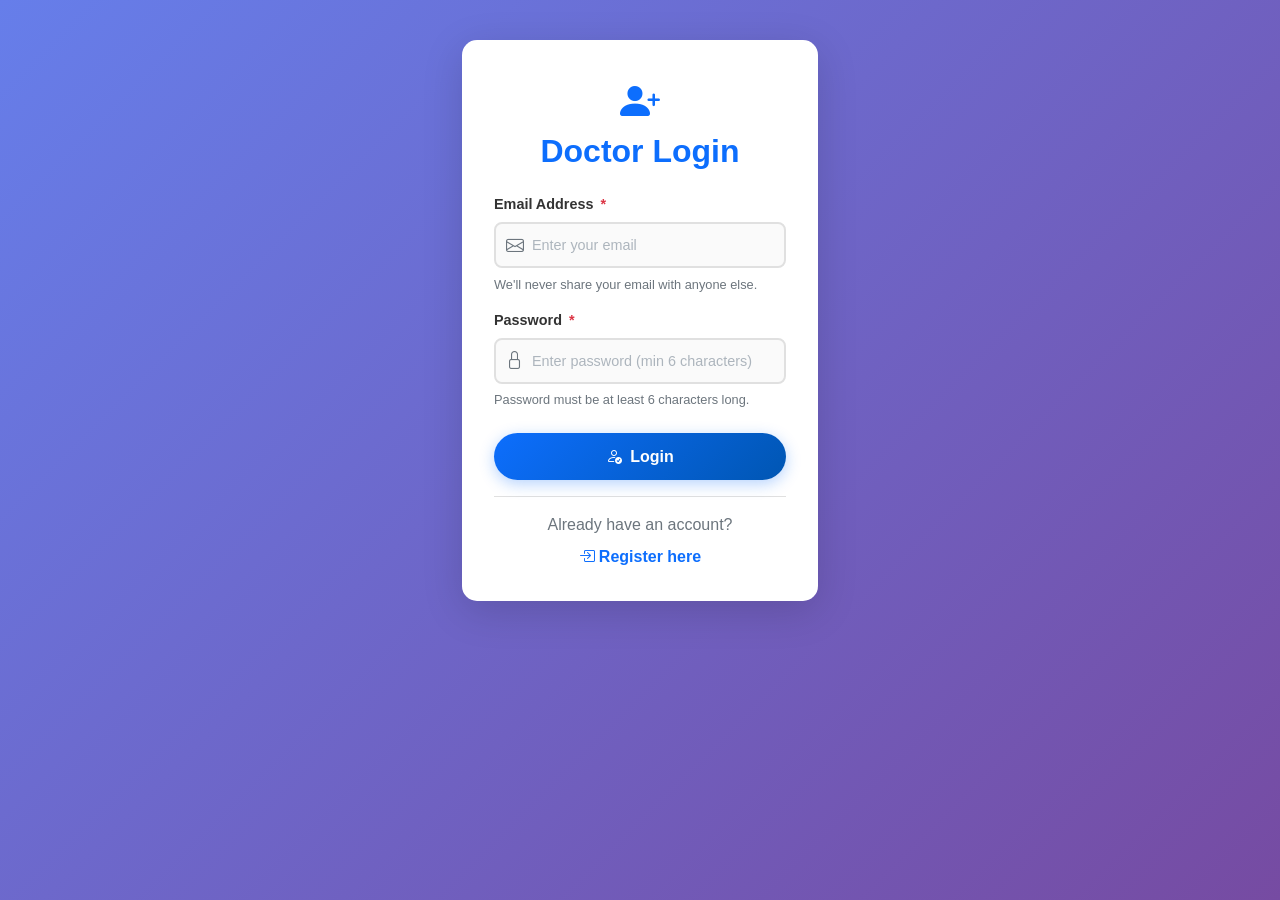
<file: doctor-appointment-app/views/doctors/doctor-login.html>
<!DOCTYPE html>
<html lang="en">

<head>
    <meta charset="UTF-8">
    <meta name="viewport" content="width=device-width, initial-scale=1.0">
    <title>Patient Registration - Doctor Appointment System</title>
    <link href="https://cdn.jsdelivr.net/npm/bootstrap@5.3.2/dist/css/bootstrap.min.css" rel="stylesheet">
    <link rel="stylesheet" href="https://cdn.jsdelivr.net/npm/bootstrap-icons@1.11.1/font/bootstrap-icons.css">
    <link rel="stylesheet" href="../../styles/patient-register.css">
</head>

<body>
    <div class="container registration-container">
        <div class="row">
            <div class="col-md-7 col-lg-5 col-xl-4 mx-auto">
                <div class="registration-card">
                    <div class="registration-header">
                        <i class="bi bi-person-plus-fill registration-icon"></i>
                        <h2>Doctor Login</h2>
                    </div>

                    <form id="registrationForm" novalidate>

                        <div class="form-group">
                            <label for="email" class="form-label">
                                Email Address <span class="required">*</span>
                            </label>
                            <div class="input-wrapper">
                                <input type="email" class="form-control" id="email" placeholder="Enter your email" required>
                                <i class="bi bi-envelope input-icon"></i>
                            </div>
                            <div class="validation-feedback" id="emailFeedback"></div>
                            <small class="help-text">We'll never share your email with anyone else.</small>
                        </div>

                        <div class="form-group">
                            <label for="password" class="form-label">
                                Password <span class="required">*</span>
                            </label>
                            <div class="input-wrapper">
                                <input type="password" class="form-control" id="password" placeholder="Enter password (min 6 characters)" required minlength="6">
                                <i class="bi bi-lock input-icon"></i>
                            </div>
                            <div class="validation-feedback" id="passwordFeedback"></div>
                            <small class="help-text">Password must be at least 6 characters long.</small>
                            <div class="password-strength" id="passwordStrength" style="display: none;">
                                <div class="strength-bar" id="strengthBar"></div>
                            </div>
                        </div>

                        <button type="submit" class="btn btn-register">
                            <i class="bi bi-person-check me-2"></i>Login
                        </button>
                    </form>

                    <div class="login-link">
                        <p>Already have an account?</p>
                        <a href="patient-register.html">
                            <i class="bi bi-box-arrow-in-right me-1"></i>Register here
                        </a>
                    </div>
                </div>
            </div>
        </div>
    </div>

    <script src="https://cdn.jsdelivr.net/npm/bootstrap@5.3.2/dist/js/bootstrap.bundle.min.js"></script>
    <script src="../../scripts/doctor-login.js"></script>
</body>

</html>
</file>
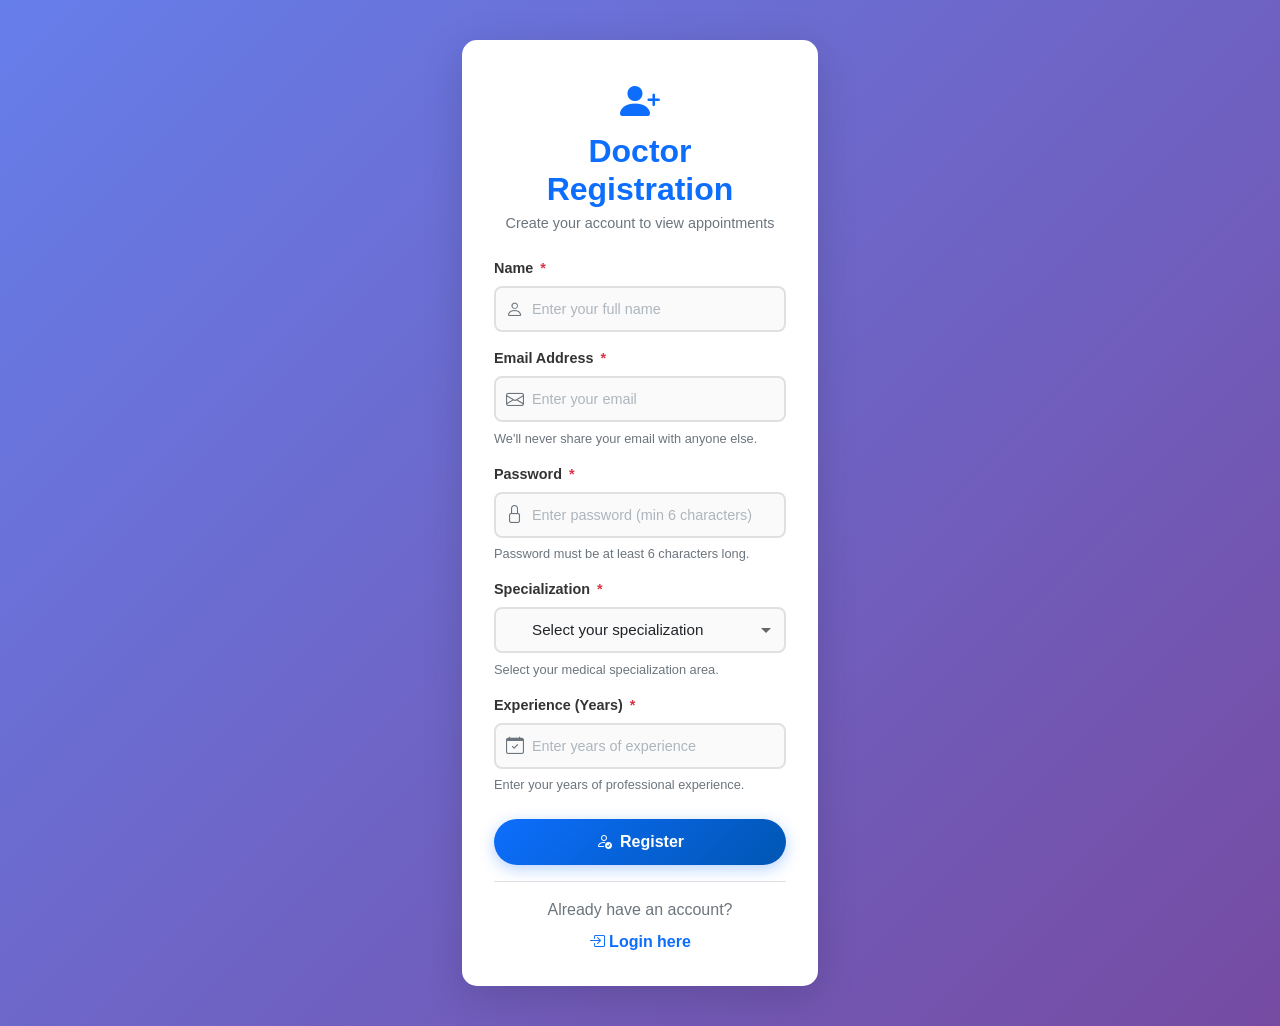
<file: doctor-appointment-app/views/doctors/doctor-register.html>
<!DOCTYPE html>
<html lang="en">

<head>
    <meta charset="UTF-8">
    <meta name="viewport" content="width=device-width, initial-scale=1.0">
    <title>Patient Registration - Doctor Appointment System</title>
    <link href="https://cdn.jsdelivr.net/npm/bootstrap@5.3.2/dist/css/bootstrap.min.css" rel="stylesheet">
    <link rel="stylesheet" href="https://cdn.jsdelivr.net/npm/bootstrap-icons@1.11.1/font/bootstrap-icons.css">
    <link rel="stylesheet" href="../../styles/patient-register.css">
</head>

<body>
    <div class="container registration-container">
        <div class="row">
            <div class="col-md-7 col-lg-5 col-xl-4 mx-auto">
                <div class="registration-card">
                    <div class="registration-header">
                        <i class="bi bi-person-plus-fill registration-icon"></i>
                        <h2>Doctor Registration</h2>
                        <p>Create your account to view appointments</p>
                    </div>

                    <form id="registrationForm" novalidate>
                        <div class="form-group">
                            <label for="name" class="form-label">
                                Name <span class="required">*</span>
                            </label>
                            <div class="input-wrapper">
                                <input type="text" class="form-control" id="name" placeholder="Enter your full name" required>
                                <i class="bi bi-person input-icon"></i>
                            </div>
                            <div class="validation-feedback" id="nameFeedback"></div>
                        </div>

                        <div class="form-group">
                            <label for="email" class="form-label">
                                Email Address <span class="required">*</span>
                            </label>
                            <div class="input-wrapper">
                                <input type="email" class="form-control" id="email" placeholder="Enter your email" required>
                                <i class="bi bi-envelope input-icon"></i>
                            </div>
                            <div class="validation-feedback" id="emailFeedback"></div>
                            <small class="help-text">We'll never share your email with anyone else.</small>
                        </div>

                        <div class="form-group">
                            <label for="password" class="form-label">
                                Password <span class="required">*</span>
                            </label>
                            <div class="input-wrapper">
                                <input type="password" class="form-control" id="password" placeholder="Enter password (min 6 characters)" required minlength="6">
                                <i class="bi bi-lock input-icon"></i>
                            </div>
                            <div class="validation-feedback" id="passwordFeedback"></div>
                            <small class="help-text">Password must be at least 6 characters long.</small>
                            <div class="password-strength" id="passwordStrength" style="display: none;">
                                <div class="strength-bar" id="strengthBar"></div>
                            </div>
                        </div>

                        <div class="form-group">
                            <label for="specialization" class="form-label">
                                Specialization <span class="required">*</span>
                            </label>
                            <div class="input-wrapper">
                                <select class="form-control" id="specialization" required>
                                    <option value="">Select your specialization</option>
                                    <option value="Cardiology">Cardiology</option>
                                    <option value="Dermatology">Dermatology</option>
                                    <option value="Endocrinology">Endocrinology</option>
                                    <option value="Gastroenterology">Gastroenterology</option>
                                    <option value="General Medicine">General Medicine</option>
                                    <option value="Neurology">Neurology</option>
                                    <option value="Oncology">Oncology</option>
                                    <option value="Orthopedics">Orthopedics</option>
                                    <option value="Pediatrics">Pediatrics</option>
                                    <option value="Psychiatry">Psychiatry</option>
                                    <option value="Pulmonology">Pulmonology</option>
                                    <option value="Urology">Urology</option>
                                    <option value="Other">Other</option>
                                </select>
                                <i class="bi bi-briefcase-medical input-icon"></i>
                            </div>
                            <div class="validation-feedback" id="specializationFeedback"></div>
                            <small class="help-text">Select your medical specialization area.</small>
                        </div>

                        <div class="form-group">
                            <label for="experience" class="form-label">
                                Experience (Years) <span class="required">*</span>
                            </label>
                            <div class="input-wrapper">
                                <input type="number" class="form-control" id="experience" placeholder="Enter years of experience" required min="0" max="50">
                                <i class="bi bi-calendar-check input-icon"></i>
                            </div>
                            <div class="validation-feedback" id="experienceFeedback"></div>
                            <small class="help-text">Enter your years of professional experience.</small>
                        </div>

                        <button type="submit" class="btn btn-register">
                            <i class="bi bi-person-check me-2"></i>Register
                        </button>
                    </form>

                    <div class="login-link">
                        <p>Already have an account?</p>
                        <a href="doctor-login.html">
                            <i class="bi bi-box-arrow-in-right me-1"></i>Login here
                        </a>
                    </div>
                </div>
            </div>
        </div>
    </div>

    <script src="https://cdn.jsdelivr.net/npm/bootstrap@5.3.2/dist/js/bootstrap.bundle.min.js"></script>
    <script src="../../scripts/doctor-register.js"></script>
</body>

</html>
</file>
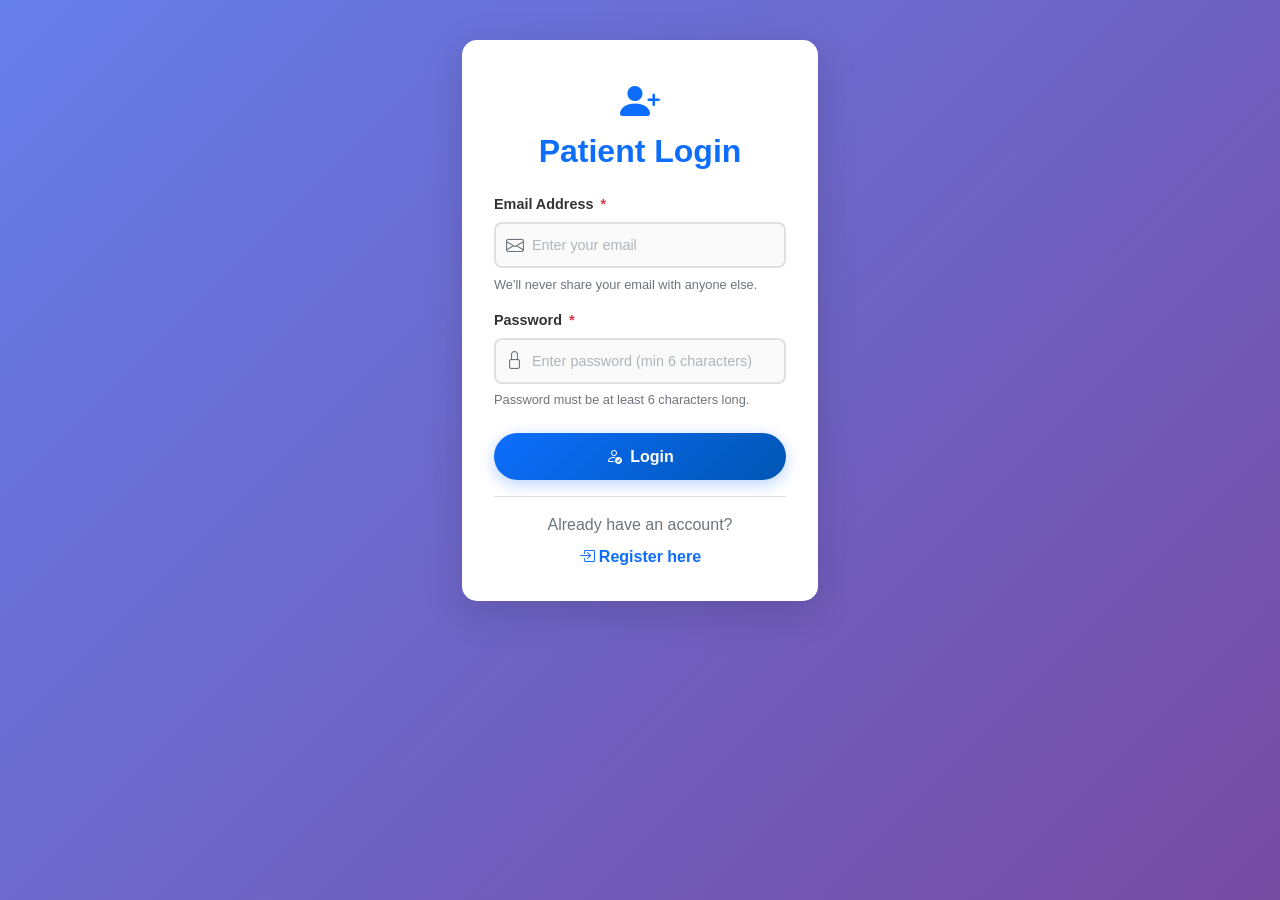
<file: doctor-appointment-app/views/patients/patient-login.html>
<!DOCTYPE html>
<html lang="en">

<head>
    <meta charset="UTF-8">
    <meta name="viewport" content="width=device-width, initial-scale=1.0">
    <title>Patient Registration - Doctor Appointment System</title>
    <link href="https://cdn.jsdelivr.net/npm/bootstrap@5.3.2/dist/css/bootstrap.min.css" rel="stylesheet">
    <link rel="stylesheet" href="https://cdn.jsdelivr.net/npm/bootstrap-icons@1.11.1/font/bootstrap-icons.css">
    <link rel="stylesheet" href="../../styles/patient-register.css">
</head>

<body>
    <div class="container registration-container">
        <div class="row">
            <div class="col-md-7 col-lg-5 col-xl-4 mx-auto">
                <div class="registration-card">
                    <div class="registration-header">
                        <i class="bi bi-person-plus-fill registration-icon"></i>
                        <h2>Patient Login</h2>
                    </div>

                    <form id="registrationForm" novalidate>

                        <div class="form-group">
                            <label for="email" class="form-label">
                                Email Address <span class="required">*</span>
                            </label>
                            <div class="input-wrapper">
                                <input type="email" class="form-control" id="email" placeholder="Enter your email" required>
                                <i class="bi bi-envelope input-icon"></i>
                            </div>
                            <div class="validation-feedback" id="emailFeedback"></div>
                            <small class="help-text">We'll never share your email with anyone else.</small>
                        </div>

                        <div class="form-group">
                            <label for="password" class="form-label">
                                Password <span class="required">*</span>
                            </label>
                            <div class="input-wrapper">
                                <input type="password" class="form-control" id="password" placeholder="Enter password (min 6 characters)" required minlength="6">
                                <i class="bi bi-lock input-icon"></i>
                            </div>
                            <div class="validation-feedback" id="passwordFeedback"></div>
                            <small class="help-text">Password must be at least 6 characters long.</small>
                            <div class="password-strength" id="passwordStrength" style="display: none;">
                                <div class="strength-bar" id="strengthBar"></div>
                            </div>
                        </div>

                        <button type="submit" class="btn btn-register">
                            <i class="bi bi-person-check me-2"></i>Login
                        </button>
                    </form>

                    <div class="login-link">
                        <p>Already have an account?</p>
                        <a href="patient-register.html">
                            <i class="bi bi-box-arrow-in-right me-1"></i>Register here
                        </a>
                    </div>
                </div>
            </div>
        </div>
    </div>

    <script src="https://cdn.jsdelivr.net/npm/bootstrap@5.3.2/dist/js/bootstrap.bundle.min.js"></script>
    <script src="../../scripts/patient-login.js"></script>
</body>

</html>
</file>
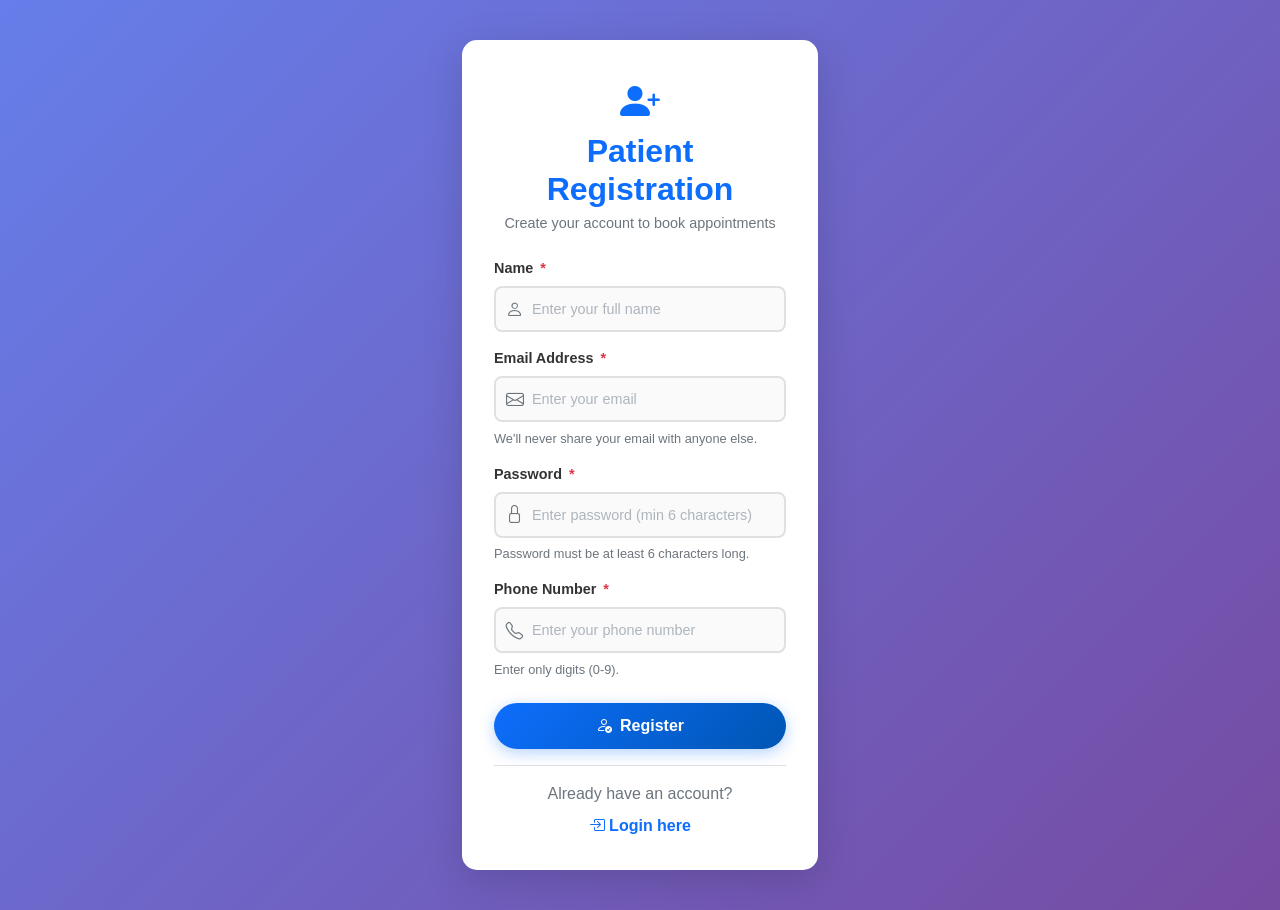
<file: doctor-appointment-app/views/patients/patient-register.html>
<!DOCTYPE html>
<html lang="en">

<head>
    <meta charset="UTF-8">
    <meta name="viewport" content="width=device-width, initial-scale=1.0">
    <title>Patient Registration - Doctor Appointment System</title>
    <link href="https://cdn.jsdelivr.net/npm/bootstrap@5.3.2/dist/css/bootstrap.min.css" rel="stylesheet">
    <link rel="stylesheet" href="https://cdn.jsdelivr.net/npm/bootstrap-icons@1.11.1/font/bootstrap-icons.css">
    <link rel="stylesheet" href="../../styles/patient-register.css">
</head>

<body>
    <div class="container registration-container">
        <div class="row">
            <div class="col-md-7 col-lg-5 col-xl-4 mx-auto">
                <div class="registration-card">
                    <div class="registration-header">
                        <i class="bi bi-person-plus-fill registration-icon"></i>
                        <h2>Patient Registration</h2>
                        <p>Create your account to book appointments</p>
                    </div>

                    <form id="registrationForm" novalidate>
                        <div class="form-group">
                            <label for="name" class="form-label">
                                Name <span class="required">*</span>
                            </label>
                            <div class="input-wrapper">
                                <input type="text" class="form-control" id="name" placeholder="Enter your full name" required>
                                <i class="bi bi-person input-icon"></i>
                            </div>
                            <div class="validation-feedback" id="nameFeedback"></div>
                        </div>

                        <div class="form-group">
                            <label for="email" class="form-label">
                                Email Address <span class="required">*</span>
                            </label>
                            <div class="input-wrapper">
                                <input type="email" class="form-control" id="email" placeholder="Enter your email" required>
                                <i class="bi bi-envelope input-icon"></i>
                            </div>
                            <div class="validation-feedback" id="emailFeedback"></div>
                            <small class="help-text">We'll never share your email with anyone else.</small>
                        </div>

                        <div class="form-group">
                            <label for="password" class="form-label">
                                Password <span class="required">*</span>
                            </label>
                            <div class="input-wrapper">
                                <input type="password" class="form-control" id="password" placeholder="Enter password (min 6 characters)" required minlength="6">
                                <i class="bi bi-lock input-icon"></i>
                            </div>
                            <div class="validation-feedback" id="passwordFeedback"></div>
                            <small class="help-text">Password must be at least 6 characters long.</small>
                            <div class="password-strength" id="passwordStrength" style="display: none;">
                                <div class="strength-bar" id="strengthBar"></div>
                            </div>
                        </div>

                        <div class="form-group">
                            <label for="phone" class="form-label">
                                Phone Number <span class="required">*</span>
                            </label>
                            <div class="input-wrapper">
                                <input type="text" class="form-control" id="phone" placeholder="Enter your phone number" required pattern="[0-9]+">
                                <i class="bi bi-telephone input-icon"></i>
                            </div>
                            <div class="validation-feedback" id="phoneFeedback"></div>
                            <small class="help-text">Enter only digits (0-9).</small>
                        </div>

                        <button type="submit" class="btn btn-register">
                            <i class="bi bi-person-check me-2"></i>Register
                        </button>
                    </form>

                    <div class="login-link">
                        <p>Already have an account?</p>
                        <a href="patient-login.html">
                            <i class="bi bi-box-arrow-in-right me-1"></i>Login here
                        </a>
                    </div>
                </div>
            </div>
        </div>
    </div>

    <script src="https://cdn.jsdelivr.net/npm/bootstrap@5.3.2/dist/js/bootstrap.bundle.min.js"></script>
    <script src="../../scripts/patient-register.js"></script>
</body>

</html>
</file>
<file: doctor-appointment-app/styles/patient-register.css>
:root {
    --primary-color: #0d6efd;
    --secondary-color: #6c757d;
    --success-color: #198754;
    --danger-color: #dc3545;
    --light-bg: #f8f9fa;
}

body {
    font-family: 'Segoe UI', Tahoma, Geneva, Verdana, sans-serif;
    background: linear-gradient(135deg, #667eea 0%, #764ba2 100%);
    min-height: 100vh;
    padding: 1rem 0;
}

.registration-container {
    margin-top: 1.5rem;
    margin-bottom: 1.5rem;
}

.registration-card {
    background: white;
    border-radius: 15px;
    box-shadow: 0 10px 40px rgba(0, 0, 0, 0.15);
    padding: 2rem;
    transition: transform 0.3s ease, box-shadow 0.3s ease;
}

.registration-card:hover {
    box-shadow: 0 15px 50px rgba(0, 0, 0, 0.2);
}

.registration-header {
    text-align: center;
    margin-bottom: 1.5rem;
}

.registration-header h2 {
    color: var(--primary-color);
    font-weight: 700;
    font-size: 2rem;
    margin-bottom: 0.25rem;
}

.registration-header p {
    color: var(--secondary-color);
    font-size: 0.9rem;
    margin-bottom: 0;
}

.registration-icon {
    font-size: 2.5rem;
    color: var(--primary-color);
    margin-bottom: 0.5rem;
}

.form-group {
    margin-bottom: 1rem;
}

.form-label {
    font-weight: 600;
    color: #333;
    margin-bottom: 0.4rem;
    font-size: 0.9rem;
    display: block;
}

.form-label .required {
    color: var(--danger-color);
    margin-left: 3px;
}

.input-wrapper {
    position: relative;
    display: block;
}

.form-control {
    border: 2px solid #e0e0e0;
    border-radius: 8px;
    padding: 0.6rem 0.85rem 0.6rem 2.25rem;
    font-size: 0.95rem;
    transition: all 0.3s ease;
    background-color: #fafafa;
    width: 100%;
}

.form-control select,
select.form-control {
    padding-right: 2.5rem;
    appearance: none;
    -webkit-appearance: none;
    -moz-appearance: none;
    background-image: url("data:image/svg+xml,%3Csvg xmlns='http://www.w3.org/2000/svg' width='12' height='12' viewBox='0 0 12 12'%3E%3Cpath fill='%23666' d='M6 9L1 4h10z'/%3E%3C/svg%3E");
    background-repeat: no-repeat;
    background-position: right 0.75rem center;
    background-size: 12px;
}

.form-control:focus {
    border-color: var(--primary-color);
    background-color: white;
    box-shadow: 0 0 0 0.2rem rgba(13, 110, 253, 0.15);
    outline: none;
}

.form-control::placeholder {
    color: #adb5bd;
    font-size: 0.9rem;
}

.input-icon {
    position: absolute;
    left: 0.75rem;
    top: 50%;
    transform: translateY(-50%);
    color: var(--secondary-color);
    font-size: 1.1rem;
    z-index: 10;
    pointer-events: none;
    transition: color 0.3s ease;
}

.form-control:focus ~ .input-icon,
.form-control:not(:placeholder-shown) ~ .input-icon {
    color: var(--primary-color);
}

.validation-feedback {
    display: none;
    font-size: 0.8rem;
    margin-top: 0.35rem;
    color: var(--danger-color);
    padding-left: 0;
    clear: both;
}

.form-control.is-invalid {
    border-color: var(--danger-color);
}

.form-control.is-invalid ~ .input-icon {
    color: var(--danger-color);
}

.form-control.is-valid {
    border-color: var(--success-color);
}

.form-control.is-valid ~ .input-icon {
    color: var(--success-color);
}

.btn-register {
    background: linear-gradient(135deg, var(--primary-color) 0%, #0056b3 100%);
    border: none;
    border-radius: 50px;
    padding: 0.7rem 2rem;
    font-size: 1rem;
    font-weight: 600;
    color: white;
    width: 100%;
    margin-top: 0.5rem;
    transition: all 0.3s ease;
    box-shadow: 0 4px 15px rgba(13, 110, 253, 0.3);
}

.btn-register:hover {
    transform: translateY(-2px);
    box-shadow: 0 6px 20px rgba(13, 110, 253, 0.4);
    background: linear-gradient(135deg, #0056b3 0%, var(--primary-color) 100%);
}

.btn-register:active {
    transform: translateY(0);
}

.btn-register:disabled {
    opacity: 0.6;
    cursor: not-allowed;
    transform: none;
}

.login-link {
    text-align: center;
    margin-top: 1rem;
    padding-top: 1rem;
    border-top: 1px solid #e0e0e0;
}

.login-link p {
    color: var(--secondary-color);
    margin-bottom: 0.5rem;
}

.login-link a {
    color: var(--primary-color);
    text-decoration: none;
    font-weight: 600;
    transition: color 0.3s ease;
}

.login-link a:hover {
    color: #0056b3;
    text-decoration: underline;
}

.password-strength {
    margin-top: 0.35rem;
    font-size: 0.8rem;
}

.strength-bar {
    height: 3px;
    border-radius: 2px;
    margin-top: 0.35rem;
    transition: all 0.3s ease;
}

.strength-weak {
    background-color: var(--danger-color);
    width: 33%;
}

.strength-medium {
    background-color: #ffc107;
    width: 66%;
}

.strength-strong {
    background-color: var(--success-color);
    width: 100%;
}

.help-text {
    font-size: 0.8rem;
    color: var(--secondary-color);
    margin-top: 0.4rem;
    display: block;
    padding-left: 0;
}

@media (max-width: 768px) {
    .registration-card {
        padding: 1.5rem 1.25rem;
        margin: 0.5rem;
    }

    .registration-header h2 {
        font-size: 1.75rem;
    }

    .registration-header {
        margin-bottom: 1.25rem;
    }

    .form-control {
        padding: 0.6rem 0.8rem 0.6rem 2rem;
    }

    .input-icon {
        left: 0.65rem;
        font-size: 0.95rem;
    }
}

@media (max-width: 576px) {
    .registration-card {
        padding: 1.25rem 1rem;
    }

    .registration-header h2 {
        font-size: 1.5rem;
    }

    .registration-icon {
        font-size: 2rem;
    }
}

/* Animation for form appearance */
@keyframes fadeInUp {
    from {
        opacity: 0;
        transform: translateY(30px);
    }
    to {
        opacity: 1;
        transform: translateY(0);
    }
}

.registration-card {
    animation: fadeInUp 0.6s ease-out;
}

.form-group {
    animation: fadeInUp 0.6s ease-out;
    animation-fill-mode: both;
}

.form-group:nth-child(1) { animation-delay: 0.1s; }
.form-group:nth-child(2) { animation-delay: 0.2s; }
.form-group:nth-child(3) { animation-delay: 0.3s; }
.form-group:nth-child(4) { animation-delay: 0.4s; }
</file>
